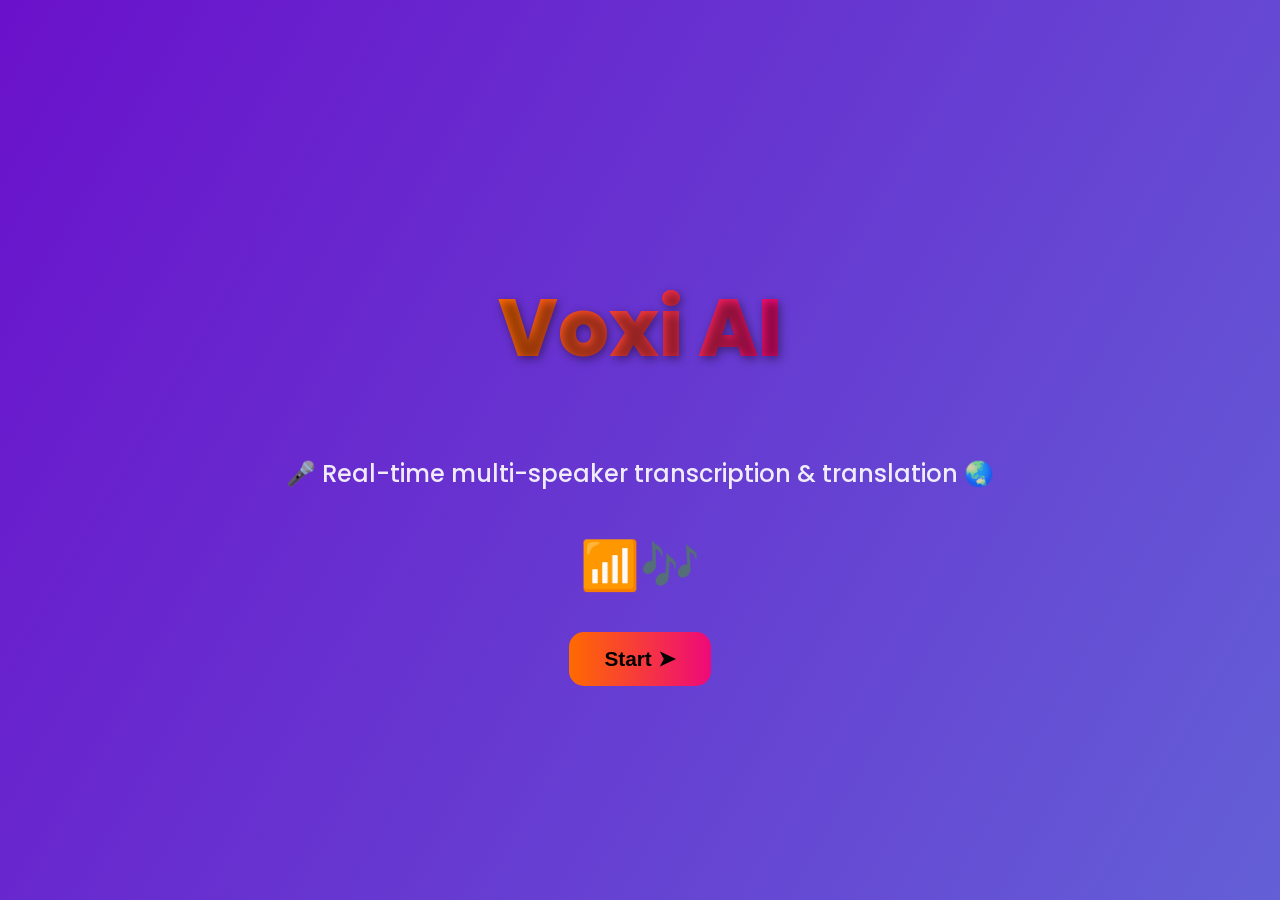
<file: index.html>
<!DOCTYPE html>
<html lang="en">
<head>
<meta charset="UTF-8">
<meta name="viewport" content="width=device-width, initial-scale=1.0">
<title>Voxi AI</title>
<link href="https://fonts.googleapis.com/css2?family=Poppins:wght@400;600;700&display=swap" rel="stylesheet">
<style>
body {
    margin: 0;
    font-family: 'Poppins', sans-serif;
    color: #fff;
    overflow-x: hidden;
    background: linear-gradient(120deg, #6a11cb, #5dade2, #9b59b6);
    background-size: 400% 400%;
    animation: gradientBG 20s ease infinite;
}
@keyframes gradientBG {0%{background-position:0% 50%;}50%{background-position:100% 50%;}100%{background-position:0% 50%;}}

.audio-shape {position: fixed; border-radius: 50%; opacity: 0.2; z-index: 0; box-shadow: 0 0 15px rgba(0,0,0,0.4);}
@keyframes floatBubble {0% {transform: translateY(0);}100% {transform: translateY(-120vh);}}

.hero {
    height: 100vh; display:flex; flex-direction:column; justify-content:center; align-items:center; text-align:center; position: relative; z-index:2; transition: opacity 0.5s, transform 0.5s;
}
.hero h1 {
    font-size:5rem; font-weight:800;
    background: linear-gradient(90deg,#ff6a00,#ee0979);
    -webkit-background-clip:text; -webkit-text-fill-color:transparent;
    text-shadow: 2px 3px 10px rgba(0,0,0,0.4);
}
.hero p {font-size:1.5rem; font-weight:500; margin-top:15px; opacity:0.9;}
.start-btn {margin-top:30px; padding:15px 35px; font-size:1.3rem; font-weight:600; border:none; border-radius:15px; background: linear-gradient(90deg,#ff6a00,#ee0979); cursor:pointer; transition: transform 0.2s, box-shadow 0.2s;}
.start-btn:hover {transform:scale(1.05); box-shadow: 0 5px 20px rgba(238,9,121,0.5);}
.wave-icon {font-size:3rem; margin-top:15px; animation: pulse 1.2s infinite;}
@keyframes pulse {0%{transform:scale(1);}50%{transform:scale(1.2);}100%{transform:scale(1);}}

.panels-container {display:none; flex-direction:column; align-items:center;}
.panel {background: rgba(255,255,255,0.05); backdrop-filter:blur(15px); border-radius:20px; padding:30px; width:90%; max-width:700px; margin:50px auto; box-shadow:0 10px 25px rgba(0,0,0,0.4); position:relative; z-index:2; transition: transform 0.5s, opacity 0.5s; opacity:0; transform: translateY(50px);}
.panel.show {opacity:1; transform:translateY(0);}
.panel:hover {transform: translateY(-5px); box-shadow:0 15px 35px rgba(0,0,0,0.5);}
.panel h2 {margin-bottom:15px;}

.buttons {display:flex; justify-content:center; gap:15px; margin-top:15px;}
button {background: linear-gradient(90deg,#ff6a00,#ee0979); border:none; padding:14px 28px; border-radius:12px; font-size:1.1rem; font-weight:600; cursor:pointer; transition: transform 0.2s, box-shadow 0.2s;}
button:hover {transform: scale(1.05); box-shadow: 0 5px 20px rgba(238,9,121,0.5);}

.status {margin-top:12px; font-size:0.95rem; opacity:0.85;}
#speakerList div {margin:8px 0; padding:12px; border-radius:12px; background:rgba(255,255,255,0.05); display:flex; align-items:center; gap:10px; transition: transform 0.2s, background 0.2s;}
#speakerList div:hover {transform:scale(1.03); background:rgba(255,105,180,0.2);}
.currentSpeaker {background:rgba(255,105,180,0.35);}
.micIcon {font-size:1.3rem;}
.languageTag {font-size:0.85rem; opacity:0.85; padding:2px 6px; border-radius:5px; background: rgba(255,255,255,0.15);}
.soundwave {display:flex; align-items:flex-end; gap:2px; height:30px; margin-left:10px;}
.soundwave div {width:4px; transition:height 0.1s ease; background:#ff69b4;}

textarea {width:100%; height:120px; border-radius:12px; border:none; padding:12px; font-size:1rem; resize:none; background: rgba(255,255,255,0.05); color:#fff;}
footer {text-align:center; padding:20px; opacity:0.7; font-size:0.9rem; margin-bottom:20px; z-index:2; position:relative;}
</style>
</head>
<body>

<script>
const bubbleCount=25;
for(let i=0;i<bubbleCount;i++){
    const bubble=document.createElement('div');
    bubble.className='audio-shape';
    const size=Math.random()*25+20;
    bubble.style.width=`${size}px`;
    bubble.style.height=`${size}px`;
    bubble.style.left=`${Math.random()*100}vw`;
    bubble.style.bottom=`${-50 - Math.random()*100}px`;
    bubble.style.background=`rgba(200,200,200,${Math.random()*0.25+0.2})`;
    bubble.style.animation=`floatBubble ${15 + Math.random()*10}s linear infinite`;
    document.body.appendChild(bubble);
}
</script>

<div class="hero" id="landingHero">
    <h1>Voxi AI</h1>
    <p>🎤 Real-time multi-speaker transcription & translation 🌏</p>
    <div class="wave-icon">📶🎶</div>
    <button class="start-btn" id="startBtn">Start ➤</button>
</div>

<div class="panels-container" id="mainPanels">
    <div class="panel" id="uploadPanel">
        <h2>Upload or Record Audio</h2>
        <div class="buttons">
            <input type="file" id="fileInput" accept="audio/*" style="display:none;">
            <button id="uploadBtn">Upload Audio</button>
            <button id="recordBtn">🎤 Record</button>
        </div>
        <div class="status" id="statusText">Waiting for audio...</div>
    </div>

    <div class="panel" id="speakerPanel">
        <h2>Speakers</h2>
        <div id="speakerList"></div>
    </div>

    <div class="panel" id="transcriptionPanel">
        <h2>Transcription</h2>
        <textarea id="transcription" readonly></textarea>
    </div>

    <div class="panel" id="translationPanel">
        <h2>Translation</h2>
        <textarea id="translation" readonly></textarea>
    </div>
    <footer>Made with ❤️ Voxi AI</footer>
</div>

<script>
const startBtn=document.getElementById("startBtn");
const landingHero=document.getElementById("landingHero");
const mainPanels=document.getElementById("mainPanels");
startBtn.addEventListener("click",()=>{
    landingHero.style.opacity=0;
    landingHero.style.transform="translateY(-50px)";
    setTimeout(()=>{
        landingHero.style.display="none";
        mainPanels.style.display="flex";
        const panels=document.querySelectorAll(".panel");
        panels.forEach((p,i)=>setTimeout(()=>p.classList.add("show"), i*400));
        simulateProcessing();
    },500);
});

const fileInput=document.getElementById("fileInput");
const uploadBtn=document.getElementById("uploadBtn");
const recordBtn=document.getElementById("recordBtn");
const statusText=document.getElementById("statusText");
const speakerListDiv=document.getElementById("speakerList");
const transcriptionArea=document.getElementById("transcription");
const translationArea=document.getElementById("translation");
let soundwaveInterval;
const speakerColors={"Speaker 1":"#ff6a00","Speaker 2":"#00ffcc","Speaker 3":"#ffdf00"};

function highlightSpeaker(speakerId,lang){
    clearInterval(soundwaveInterval);
    Array.from(speakerListDiv.children).forEach(div=>{
        const isCurrent=div.dataset.speaker===speakerId;
        div.classList.toggle("currentSpeaker",isCurrent);
        if(isCurrent){
            const color=speakerColors[speakerId]||"#ff6a00";
            div.innerHTML=`<span class="micIcon" style="color:${color}">🎤</span> ${speakerId} <span class="languageTag">${lang}</span> <div class="soundwave"></div>`;
            const waveContainer=div.querySelector('.soundwave');
            for(let i=0;i<6;i++){const bar=document.createElement('div'); bar.style.background=color; waveContainer.appendChild(bar);}
            const bars=waveContainer.querySelectorAll('div');
            soundwaveInterval=setInterval(()=>{bars.forEach(bar=>bar.style.height=`${Math.random()*30+5}px`);},120);
        } else div.textContent=div.dataset.speaker;
    });
}

async function simulateProcessing(file=null){
    transcriptionArea.value=""; translationArea.value=""; speakerListDiv.innerHTML="";
    statusText.textContent="Processing audio...";
    const segments=[
        {speaker_id:"Speaker 1",text_original:"नमस्ते, आप कैसे हैं?",text_english:"Hello, how are you?",lang:"HI"},
        {speaker_id:"Speaker 2",text_original:"¡Hola! ¿Cómo estás?",text_english:"Hi! How are you?",lang:"ES"},
        {speaker_id:"Speaker 3",text_original:"Bonjour, ça va?",text_english:"Hello, how is it going?",lang:"FR"}
    ];
    segments.forEach(seg=>{
        if(!Array.from(speakerListDiv.children).some(div=>div.dataset.speaker===seg.speaker_id)){
            const div=document.createElement("div");
            div.dataset.speaker=seg.speaker_id;
            div.textContent=seg.speaker_id;
            speakerListDiv.appendChild(div);
        }
    });
    for(const seg of segments){
        highlightSpeaker(seg.speaker_id,seg.lang);
        transcriptionArea.value+=`${seg.speaker_id} (${seg.lang}): ${seg.text_original}\n`;
        translationArea.value+=`${seg.speaker_id}: ${seg.text_english}\n`;
        await new Promise(r=>setTimeout(r,1200));
    }
    clearInterval(soundwaveInterval);
    statusText.textContent="Audio processing complete!";
}

uploadBtn.addEventListener("click",()=>fileInput.click());
fileInput.addEventListener("change",()=>{if(fileInput.files.length>0) simulateProcessing(fileInput.files[0]);});
recordBtn.addEventListener("click",async ()=>{
    const stream=await navigator.mediaDevices.getUserMedia({audio:true});
    const mediaRecorder=new MediaRecorder(stream); let chunks=[];
    mediaRecorder.ondataavailable=e=>chunks.push(e.data);
    mediaRecorder.start();
    statusText.textContent="🎙️ Recording..."; recordBtn.textContent="⏹ Stop";
    recordBtn.onclick=()=>mediaRecorder.stop();
    mediaRecorder.onstop=async ()=>{
        const blob=new Blob(chunks,{type:"audio/wav"});
        simulateProcessing(blob);
        recordBtn.textContent="🎤 Record";
    };
});
</script>

</body>
</html>
</file>
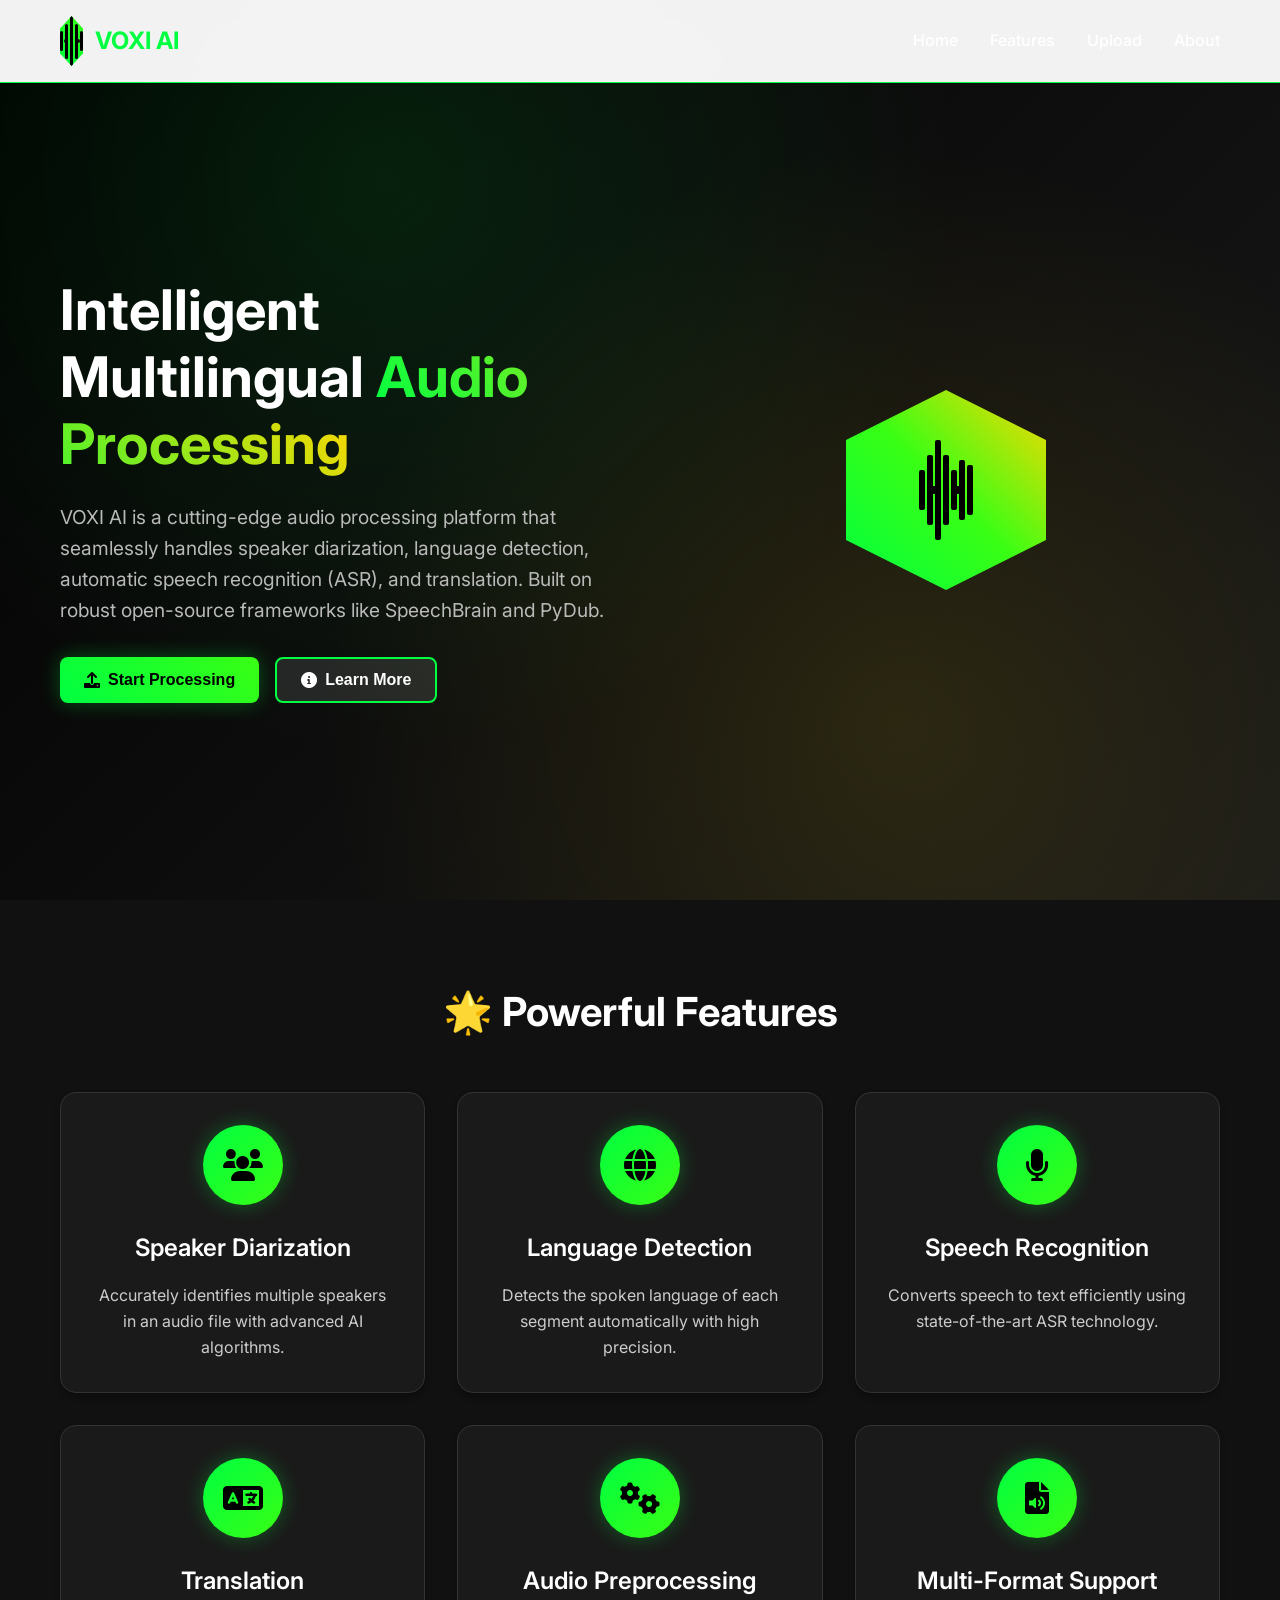
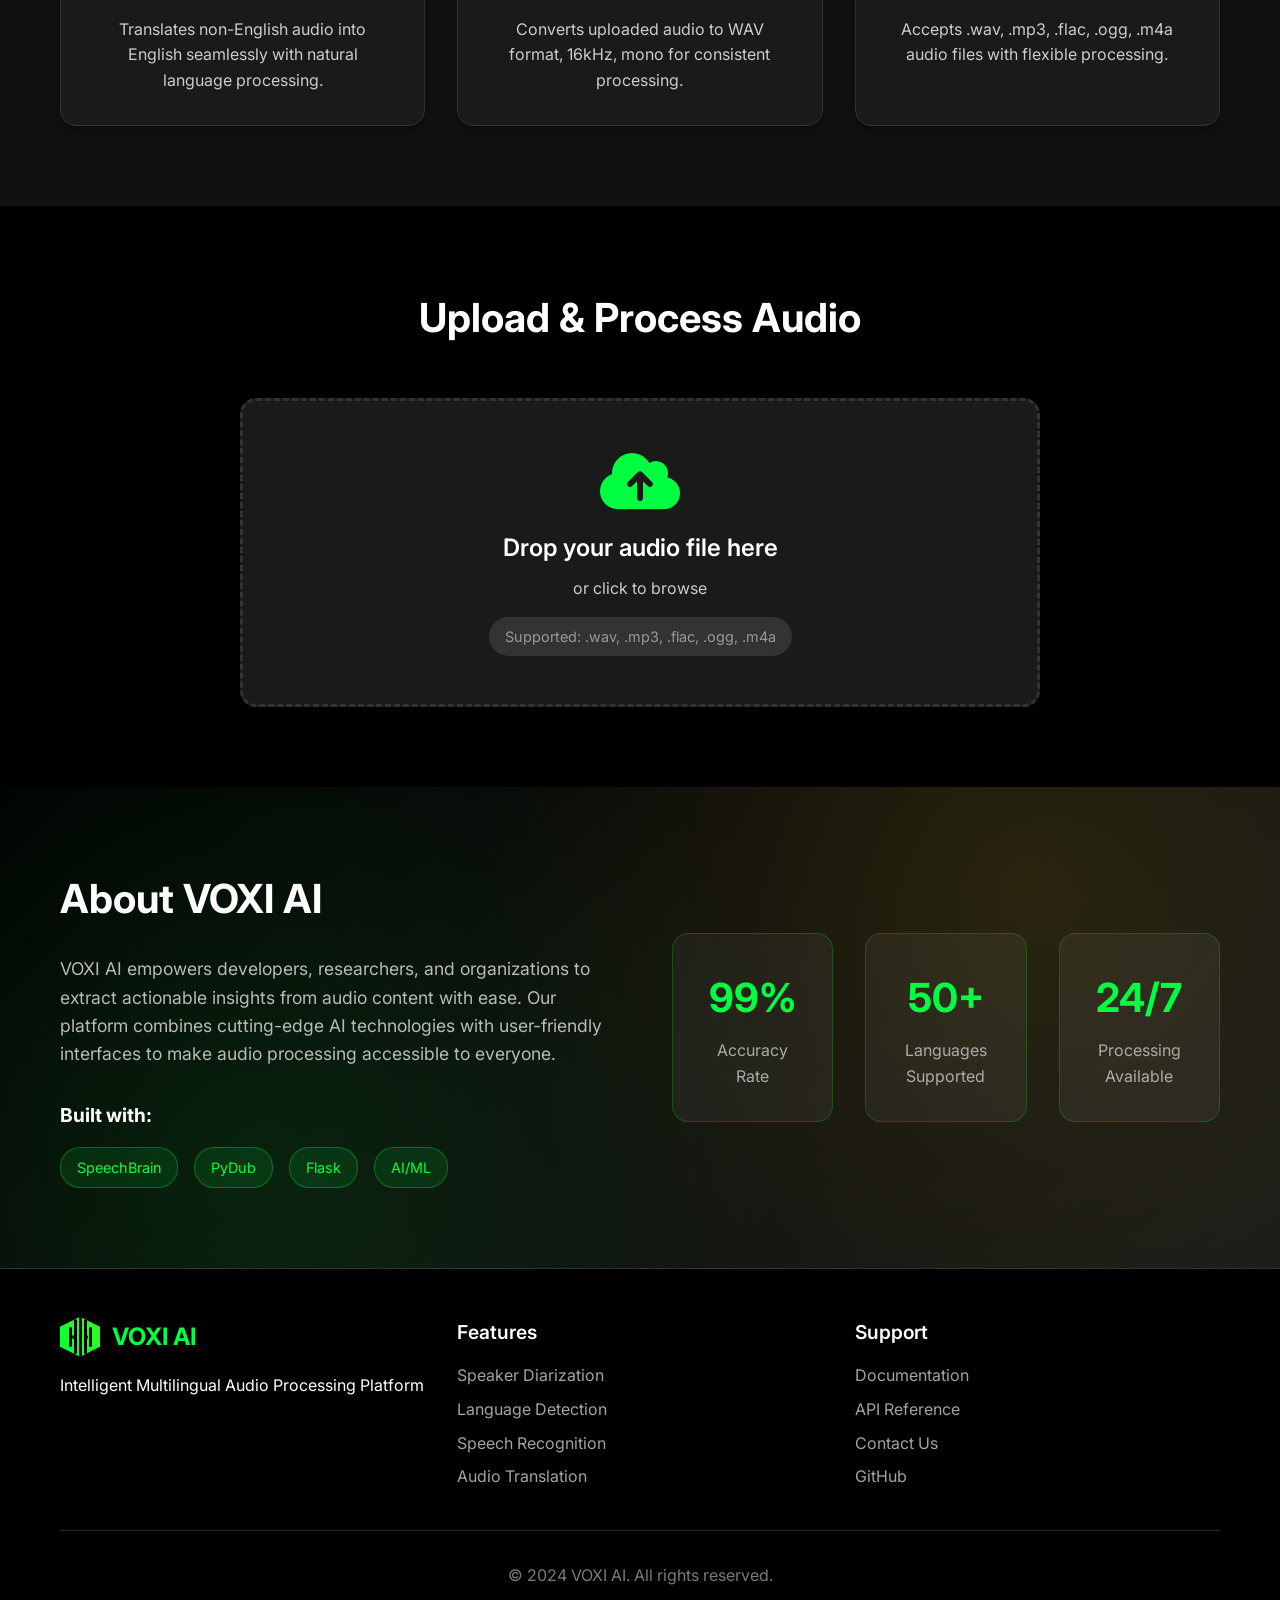
<file: VOXI AI/index.html>
<!DOCTYPE html>
<html lang="en">
<head>
    <meta charset="UTF-8">
    <meta name="viewport" content="width=device-width, initial-scale=1.0">
    <title>VOXI AI - Intelligent Multilingual Audio Processing</title>
    <link rel="stylesheet" href="styles.css">
    <link href="https://cdnjs.cloudflare.com/ajax/libs/font-awesome/6.0.0/css/all.min.css" rel="stylesheet">
    <link href="https://fonts.googleapis.com/css2?family=Inter:wght@300;400;500;600;700&display=swap" rel="stylesheet">
</head>
<body>
    <!-- Navigation -->
    <nav class="navbar">
        <div class="nav-container">
            <div class="nav-logo">
                <div class="logo-icon">
                    <div class="logo-diamond">
                        <div class="waveform-bars">
                            <div class="wave-bar"></div>
                            <div class="wave-bar"></div>
                            <div class="wave-bar"></div>
                            <div class="wave-bar"></div>
                            <div class="wave-bar"></div>
                        </div>
                        <div class="logo-dots">
                            <div class="dot"></div>
                            <div class="dot"></div>
                        </div>
                    </div>
                </div>
                <span>VOXI AI</span>
            </div>
            <ul class="nav-menu">
                <li><a href="#home">Home</a></li>
                <li><a href="#features">Features</a></li>
                <li><a href="#upload">Upload</a></li>
                <li><a href="#about">About</a></li>
            </ul>
            <div class="hamburger">
                <span></span>
                <span></span>
                <span></span>
            </div>
        </div>
    </nav>

    <!-- Hero Section -->
    <section id="home" class="hero">
        <div class="hero-container">
            <div class="hero-content">
                <h1 class="hero-title">
                    Intelligent Multilingual 
                    <span class="gradient-text">Audio Processing</span>
                </h1>
                <p class="hero-description">
                    VOXI AI is a cutting-edge audio processing platform that seamlessly handles speaker diarization, 
                    language detection, automatic speech recognition (ASR), and translation. Built on robust open-source 
                    frameworks like SpeechBrain and PyDub.
                </p>
                <div class="hero-buttons">
                    <button class="btn btn-primary" onclick="scrollToSection('upload')">
                        <i class="fas fa-upload"></i>
                        Start Processing
                    </button>
                    <button class="btn btn-secondary" onclick="scrollToSection('features')">
                        <i class="fas fa-info-circle"></i>
                        Learn More
                    </button>
                </div>
            </div>
            <div class="hero-visual">
                <div class="hero-logo">
                    <div class="logo-diamond large">
                        <div class="waveform-bars">
                            <div class="wave-bar"></div>
                            <div class="wave-bar"></div>
                            <div class="wave-bar"></div>
                            <div class="wave-bar"></div>
                            <div class="wave-bar"></div>
                            <div class="wave-bar"></div>
                            <div class="wave-bar"></div>
                        </div>
                        <div class="logo-dots">
                            <div class="dot"></div>
                            <div class="dot"></div>
                        </div>
                    </div>
                </div>
            </div>
        </div>
    </section>

    <!-- Features Section -->
    <section id="features" class="features">
        <div class="container">
            <h2 class="section-title">🌟 Powerful Features</h2>
            <div class="features-grid">
                <div class="feature-card">
                    <div class="feature-icon">
                        <i class="fas fa-users"></i>
                    </div>
                    <h3>Speaker Diarization</h3>
                    <p>Accurately identifies multiple speakers in an audio file with advanced AI algorithms.</p>
                </div>
                <div class="feature-card">
                    <div class="feature-icon">
                        <i class="fas fa-globe"></i>
                    </div>
                    <h3>Language Detection</h3>
                    <p>Detects the spoken language of each segment automatically with high precision.</p>
                </div>
                <div class="feature-card">
                    <div class="feature-icon">
                        <i class="fas fa-microphone"></i>
                    </div>
                    <h3>Speech Recognition</h3>
                    <p>Converts speech to text efficiently using state-of-the-art ASR technology.</p>
                </div>
                <div class="feature-card">
                    <div class="feature-icon">
                        <i class="fas fa-language"></i>
                    </div>
                    <h3>Translation</h3>
                    <p>Translates non-English audio into English seamlessly with natural language processing.</p>
                </div>
                <div class="feature-card">
                    <div class="feature-icon">
                        <i class="fas fa-cogs"></i>
                    </div>
                    <h3>Audio Preprocessing</h3>
                    <p>Converts uploaded audio to WAV format, 16kHz, mono for consistent processing.</p>
                </div>
                <div class="feature-card">
                    <div class="feature-icon">
                        <i class="fas fa-file-audio"></i>
                    </div>
                    <h3>Multi-Format Support</h3>
                    <p>Accepts .wav, .mp3, .flac, .ogg, .m4a audio files with flexible processing.</p>
                </div>
            </div>
        </div>
    </section>

    <!-- Upload Section -->
    <section id="upload" class="upload">
        <div class="container">
            <h2 class="section-title">Upload & Process Audio</h2>
            <div class="upload-container">
                <div class="upload-area" id="uploadArea">
                    <div class="upload-content">
                        <i class="fas fa-cloud-upload-alt"></i>
                        <h3>Drop your audio file here</h3>
                        <p>or click to browse</p>
                        <span class="file-types">Supported: .wav, .mp3, .flac, .ogg, .m4a</span>
                    </div>
                    <input type="file" id="audioFile" accept=".wav,.mp3,.flac,.ogg,.m4a" hidden>
                </div>
                
                <div class="file-info" id="fileInfo" style="display: none;">
                    <div class="file-details">
                        <i class="fas fa-music"></i>
                        <div class="file-text">
                            <h4 id="fileName"></h4>
                            <p id="fileSize"></p>
                        </div>
                        <button class="btn-remove" onclick="removeFile()">
                            <i class="fas fa-times"></i>
                        </button>
                    </div>
                    <div class="processing-options">
                        <h4>Processing Options</h4>
                        <div class="options-grid">
                            <label class="option-item">
                                <input type="checkbox" id="speakerDiarization" checked>
                                <span class="checkmark"></span>
                                Speaker Diarization
                            </label>
                            <label class="option-item">
                                <input type="checkbox" id="languageDetection" checked>
                                <span class="checkmark"></span>
                                Language Detection
                            </label>
                            <label class="option-item">
                                <input type="checkbox" id="speechRecognition" checked>
                                <span class="checkmark"></span>
                                Speech Recognition
                            </label>
                            <label class="option-item">
                                <input type="checkbox" id="translation">
                                <span class="checkmark"></span>
                                Translation to English
                            </label>
                        </div>
                        <button class="btn btn-primary btn-process" onclick="processAudio()">
                            <i class="fas fa-play"></i>
                            Process Audio
                        </button>
                    </div>
                </div>

                <div class="processing-status" id="processingStatus" style="display: none;">
                    <div class="status-content">
                        <div class="spinner"></div>
                        <h3>Processing your audio...</h3>
                        <p id="statusMessage">Initializing processing pipeline</p>
                        <div class="progress-bar">
                            <div class="progress-fill" id="progressFill"></div>
                        </div>
                    </div>
                </div>

                <div class="results" id="results" style="display: none;">
                    <h3>Processing Results</h3>
                    <div class="results-tabs">
                        <button class="tab-btn active" onclick="showTab('transcript')">Transcript</button>
                        <button class="tab-btn" onclick="showTab('speakers')">Speakers</button>
                        <button class="tab-btn" onclick="showTab('languages')">Languages</button>
                        <button class="tab-btn" onclick="showTab('translation')">Translation</button>
                    </div>
                    
                    <div class="tab-content">
                        <div id="transcript" class="tab-pane active">
                            <div class="transcript-content" id="transcriptContent"></div>
                        </div>
                        <div id="speakers" class="tab-pane">
                            <div class="speakers-content" id="speakersContent"></div>
                        </div>
                        <div id="languages" class="tab-pane">
                            <div class="languages-content" id="languagesContent"></div>
                        </div>
                        <div id="translation" class="tab-pane">
                            <div class="translation-content" id="translationContent"></div>
                        </div>
                    </div>
                    
                    <div class="results-actions">
                        <button class="btn btn-secondary" onclick="downloadResults()">
                            <i class="fas fa-download"></i>
                            Download Results
                        </button>
                        <button class="btn btn-primary" onclick="resetUpload()">
                            <i class="fas fa-plus"></i>
                            Process Another File
                        </button>
                    </div>
                </div>
            </div>
        </div>
    </section>

    <!-- About Section -->
    <section id="about" class="about">
        <div class="container">
            <div class="about-content">
                <div class="about-text">
                    <h2>About VOXI AI</h2>
                    <p>
                        VOXI AI empowers developers, researchers, and organizations to extract actionable insights 
                        from audio content with ease. Our platform combines cutting-edge AI technologies with 
                        user-friendly interfaces to make audio processing accessible to everyone.
                    </p>
                    <div class="tech-stack">
                        <h3>Built with:</h3>
                        <div class="tech-items">
                            <span class="tech-item">SpeechBrain</span>
                            <span class="tech-item">PyDub</span>
                            <span class="tech-item">Flask</span>
                            <span class="tech-item">AI/ML</span>
                        </div>
                    </div>
                </div>
                <div class="about-stats">
                    <div class="stat-item">
                        <h3>99%</h3>
                        <p>Accuracy Rate</p>
                    </div>
                    <div class="stat-item">
                        <h3>50+</h3>
                        <p>Languages Supported</p>
                    </div>
                    <div class="stat-item">
                        <h3>24/7</h3>
                        <p>Processing Available</p>
                    </div>
                </div>
            </div>
        </div>
    </section>

    <!-- Footer -->
    <footer class="footer">
        <div class="container">
            <div class="footer-content">
                <div class="footer-section">
                    <div class="footer-logo">
                        <div class="logo-icon small">
                            <div class="logo-diamond">
                                <div class="waveform-bars">
                                    <div class="wave-bar"></div>
                                    <div class="wave-bar"></div>
                                    <div class="wave-bar"></div>
                                    <div class="wave-bar"></div>
                                    <div class="wave-bar"></div>
                                </div>
                                <div class="logo-dots">
                                    <div class="dot"></div>
                                    <div class="dot"></div>
                                </div>
                            </div>
                        </div>
                        <span>VOXI AI</span>
                    </div>
                    <p>Intelligent Multilingual Audio Processing Platform</p>
                </div>
                <div class="footer-section">
                    <h4>Features</h4>
                    <ul>
                        <li>Speaker Diarization</li>
                        <li>Language Detection</li>
                        <li>Speech Recognition</li>
                        <li>Audio Translation</li>
                    </ul>
                </div>
                <div class="footer-section">
                    <h4>Support</h4>
                    <ul>
                        <li>Documentation</li>
                        <li>API Reference</li>
                        <li>Contact Us</li>
                        <li>GitHub</li>
                    </ul>
                </div>
            </div>
            <div class="footer-bottom">
                <p>&copy; 2024 VOXI AI. All rights reserved.</p>
            </div>
        </div>
    </footer>

    <script src="script.js"></script>
</body>
</html>
</file>
<file: VOXI AI/styles.css>
/* Reset and Base Styles */
* {
    margin: 0;
    padding: 0;
    box-sizing: border-box;
}

body {
    font-family: 'Inter', sans-serif;
    line-height: 1.6;
    color: #ffffff;
    overflow-x: hidden;
    background: #000000;
}

.container {
    max-width: 1200px;
    margin: 0 auto;
    padding: 0 20px;
}

/* Logo Styles */
.logo-icon {
    display: flex;
    align-items: center;
    justify-content: center;
}

.logo-icon.small {
    width: 40px;
    height: 40px;
}

.logo-diamond {
    position: relative;
    width: 100%;
    height: 100%;
    background: linear-gradient(45deg, #00ff41, #39ff14);
    clip-path: polygon(50% 0%, 100% 25%, 100% 75%, 50% 100%, 0% 75%, 0% 25%);
    display: flex;
    align-items: center;
    justify-content: center;
    box-shadow: 0 0 20px rgba(0, 255, 65, 0.3);
}

.logo-diamond.large {
    width: 200px;
    height: 200px;
    background: linear-gradient(45deg, #00ff41, #39ff14, #ffd700);
    box-shadow: 0 0 40px rgba(0, 255, 65, 0.5);
}

.waveform-bars {
    display: flex;
    align-items: center;
    gap: 2px;
    height: 60%;
}

.waveform-bars .wave-bar {
    width: 3px;
    background: #000000;
    border-radius: 2px;
    animation: wave 1.5s ease-in-out infinite;
}

.logo-diamond.large .waveform-bars .wave-bar {
    width: 6px;
    gap: 3px;
}

.wave-bar:nth-child(1) { animation-delay: 0s; height: 20px; }
.wave-bar:nth-child(2) { animation-delay: 0.1s; height: 35px; }
.wave-bar:nth-child(3) { animation-delay: 0.2s; height: 50px; }
.wave-bar:nth-child(4) { animation-delay: 0.3s; height: 35px; }
.wave-bar:nth-child(5) { animation-delay: 0.4s; height: 20px; }
.wave-bar:nth-child(6) { animation-delay: 0.5s; height: 30px; }
.wave-bar:nth-child(7) { animation-delay: 0.6s; height: 25px; }

.logo-diamond.large .wave-bar:nth-child(1) { height: 40px; }
.logo-diamond.large .wave-bar:nth-child(2) { height: 70px; }
.logo-diamond.large .wave-bar:nth-child(3) { height: 100px; }
.logo-diamond.large .wave-bar:nth-child(4) { height: 70px; }
.logo-diamond.large .wave-bar:nth-child(5) { height: 40px; }
.logo-diamond.large .wave-bar:nth-child(6) { height: 60px; }
.logo-diamond.large .wave-bar:nth-child(7) { height: 50px; }

.logo-dots {
    position: absolute;
    top: 50%;
    left: 50%;
    transform: translate(-50%, -50%);
    display: flex;
    gap: 8px;
}

.logo-diamond.large .logo-dots {
    gap: 16px;
}

.dot {
    width: 4px;
    height: 4px;
    background: #000000;
    border-radius: 50%;
}

.logo-diamond.large .dot {
    width: 8px;
    height: 8px;
}

@keyframes wave {
    0%, 100% { transform: scaleY(1); }
    50% { transform: scaleY(0.7); }
}

/* Navigation */
.navbar {
    position: fixed;
    top: 0;
    width: 100%;
    background: rgba(0, 0, 0, 0.95);
    backdrop-filter: blur(10px);
    z-index: 1000;
    padding: 1rem 0;
    transition: all 0.3s ease;
    border-bottom: 1px solid #00ff41;
}

.nav-container {
    max-width: 1200px;
    margin: 0 auto;
    padding: 0 20px;
    display: flex;
    justify-content: space-between;
    align-items: center;
}

.nav-logo {
    display: flex;
    align-items: center;
    font-size: 1.5rem;
    font-weight: 700;
    color: #00ff41;
    gap: 0.75rem;
}

.nav-menu {
    display: flex;
    list-style: none;
    gap: 2rem;
}

.nav-menu a {
    text-decoration: none;
    color: #ffffff;
    font-weight: 500;
    transition: color 0.3s ease;
}

.nav-menu a:hover {
    color: #00ff41;
}

.hamburger {
    display: none;
    flex-direction: column;
    cursor: pointer;
}

.hamburger span {
    width: 25px;
    height: 3px;
    background: #00ff41;
    margin: 3px 0;
    transition: 0.3s;
}

/* Hero Section */
.hero {
    min-height: 100vh;
    display: flex;
    align-items: center;
    background: linear-gradient(135deg, #000000 0%, #1a1a1a 100%);
    color: white;
    padding-top: 80px;
    position: relative;
}

.hero::before {
    content: '';
    position: absolute;
    top: 0;
    left: 0;
    right: 0;
    bottom: 0;
    background: radial-gradient(circle at 30% 20%, rgba(0, 255, 65, 0.1) 0%, transparent 50%),
                radial-gradient(circle at 70% 80%, rgba(255, 215, 0, 0.1) 0%, transparent 50%);
    pointer-events: none;
}

.hero-container {
    max-width: 1200px;
    margin: 0 auto;
    padding: 0 20px;
    display: grid;
    grid-template-columns: 1fr 1fr;
    gap: 4rem;
    align-items: center;
    position: relative;
    z-index: 1;
}

.hero-title {
    font-size: 3.5rem;
    font-weight: 700;
    line-height: 1.2;
    margin-bottom: 1.5rem;
}

.gradient-text {
    background: linear-gradient(45deg, #00ff41, #ffd700);
    -webkit-background-clip: text;
    -webkit-text-fill-color: transparent;
    background-clip: text;
}

.hero-description {
    font-size: 1.2rem;
    margin-bottom: 2rem;
    opacity: 0.9;
    color: #cccccc;
}

.hero-buttons {
    display: flex;
    gap: 1rem;
    flex-wrap: wrap;
}

.btn {
    padding: 12px 24px;
    border: none;
    border-radius: 8px;
    font-size: 1rem;
    font-weight: 600;
    cursor: pointer;
    transition: all 0.3s ease;
    display: inline-flex;
    align-items: center;
    gap: 0.5rem;
    text-decoration: none;
}

.btn-primary {
    background: linear-gradient(45deg, #00ff41, #39ff14);
    color: #000000;
    box-shadow: 0 0 20px rgba(0, 255, 65, 0.3);
}

.btn-primary:hover {
    transform: translateY(-2px);
    box-shadow: 0 10px 25px rgba(0, 255, 65, 0.4);
}

.btn-secondary {
    background: rgba(255, 255, 255, 0.1);
    color: white;
    border: 2px solid #00ff41;
}

.btn-secondary:hover {
    background: rgba(0, 255, 65, 0.1);
    transform: translateY(-2px);
    box-shadow: 0 10px 25px rgba(0, 255, 65, 0.2);
}

.hero-visual {
    display: flex;
    justify-content: center;
    align-items: center;
}

.hero-logo {
    display: flex;
    justify-content: center;
    align-items: center;
}

/* Features Section */
.features {
    padding: 5rem 0;
    background: #111111;
}

.section-title {
    text-align: center;
    font-size: 2.5rem;
    font-weight: 700;
    margin-bottom: 3rem;
    color: #ffffff;
}

.features-grid {
    display: grid;
    grid-template-columns: repeat(auto-fit, minmax(300px, 1fr));
    gap: 2rem;
}

.feature-card {
    background: #1a1a1a;
    padding: 2rem;
    border-radius: 16px;
    box-shadow: 0 4px 6px rgba(0, 0, 0, 0.3);
    transition: all 0.3s ease;
    text-align: center;
    border: 1px solid #333333;
}

.feature-card:hover {
    transform: translateY(-5px);
    box-shadow: 0 20px 40px rgba(0, 255, 65, 0.1);
    border-color: #00ff41;
}

.feature-icon {
    width: 80px;
    height: 80px;
    background: linear-gradient(135deg, #00ff41, #39ff14);
    border-radius: 50%;
    display: flex;
    align-items: center;
    justify-content: center;
    margin: 0 auto 1.5rem;
    box-shadow: 0 0 20px rgba(0, 255, 65, 0.3);
}

.feature-icon i {
    font-size: 2rem;
    color: #000000;
}

.feature-card h3 {
    font-size: 1.5rem;
    font-weight: 600;
    margin-bottom: 1rem;
    color: #ffffff;
}

.feature-card p {
    color: #cccccc;
    line-height: 1.6;
}

/* Upload Section */
.upload {
    padding: 5rem 0;
    background: #000000;
}

.upload-container {
    max-width: 800px;
    margin: 0 auto;
}

.upload-area {
    border: 3px dashed #333333;
    border-radius: 16px;
    padding: 3rem;
    text-align: center;
    cursor: pointer;
    transition: all 0.3s ease;
    background: #1a1a1a;
}

.upload-area:hover {
    border-color: #00ff41;
    background: #111111;
}

.upload-area.dragover {
    border-color: #00ff41;
    background: #0a0a0a;
    transform: scale(1.02);
    box-shadow: 0 0 30px rgba(0, 255, 65, 0.2);
}

.upload-content i {
    font-size: 4rem;
    color: #00ff41;
    margin-bottom: 1rem;
}

.upload-content h3 {
    font-size: 1.5rem;
    font-weight: 600;
    margin-bottom: 0.5rem;
    color: #ffffff;
}

.upload-content p {
    color: #cccccc;
    margin-bottom: 1rem;
}

.file-types {
    font-size: 0.9rem;
    color: #999999;
    background: #333333;
    padding: 0.5rem 1rem;
    border-radius: 20px;
    display: inline-block;
}

/* File Info */
.file-info {
    background: #1a1a1a;
    border-radius: 16px;
    padding: 2rem;
    box-shadow: 0 4px 6px rgba(0, 0, 0, 0.3);
    margin-top: 2rem;
    border: 1px solid #333333;
}

.file-details {
    display: flex;
    align-items: center;
    gap: 1rem;
    margin-bottom: 2rem;
    padding: 1rem;
    background: #111111;
    border-radius: 12px;
    border: 1px solid #333333;
}

.file-details i {
    font-size: 2rem;
    color: #00ff41;
}

.file-text h4 {
    font-weight: 600;
    color: #ffffff;
    margin-bottom: 0.25rem;
}

.file-text p {
    color: #cccccc;
    font-size: 0.9rem;
}

.btn-remove {
    background: #ff4444;
    color: white;
    border: none;
    border-radius: 50%;
    width: 40px;
    height: 40px;
    cursor: pointer;
    transition: all 0.3s ease;
}

.btn-remove:hover {
    background: #cc0000;
    transform: scale(1.1);
}

/* Processing Options */
.processing-options h4 {
    font-size: 1.2rem;
    font-weight: 600;
    margin-bottom: 1rem;
    color: #ffffff;
}

.options-grid {
    display: grid;
    grid-template-columns: repeat(auto-fit, minmax(200px, 1fr));
    gap: 1rem;
    margin-bottom: 2rem;
}

.option-item {
    display: flex;
    align-items: center;
    gap: 0.75rem;
    cursor: pointer;
    padding: 0.75rem;
    border-radius: 8px;
    transition: background 0.3s ease;
}

.option-item:hover {
    background: #111111;
}

.option-item input[type="checkbox"] {
    display: none;
}

.checkmark {
    width: 20px;
    height: 20px;
    border: 2px solid #333333;
    border-radius: 4px;
    position: relative;
    transition: all 0.3s ease;
}

.option-item input[type="checkbox"]:checked + .checkmark {
    background: #00ff41;
    border-color: #00ff41;
}

.option-item input[type="checkbox"]:checked + .checkmark::after {
    content: '✓';
    position: absolute;
    top: 50%;
    left: 50%;
    transform: translate(-50%, -50%);
    color: #000000;
    font-size: 12px;
    font-weight: bold;
}

.btn-process {
    width: 100%;
    padding: 1rem;
    font-size: 1.1rem;
}

/* Processing Status */
.processing-status {
    background: #1a1a1a;
    border-radius: 16px;
    padding: 3rem;
    text-align: center;
    box-shadow: 0 4px 6px rgba(0, 0, 0, 0.3);
    margin-top: 2rem;
    border: 1px solid #333333;
}

.spinner {
    width: 60px;
    height: 60px;
    border: 4px solid #333333;
    border-top: 4px solid #00ff41;
    border-radius: 50%;
    animation: spin 1s linear infinite;
    margin: 0 auto 1.5rem;
}

@keyframes spin {
    0% { transform: rotate(0deg); }
    100% { transform: rotate(360deg); }
}

.processing-status h3 {
    font-size: 1.5rem;
    font-weight: 600;
    margin-bottom: 0.5rem;
    color: #ffffff;
}

.processing-status p {
    color: #cccccc;
    margin-bottom: 2rem;
}

.progress-bar {
    width: 100%;
    height: 8px;
    background: #333333;
    border-radius: 4px;
    overflow: hidden;
}

.progress-fill {
    height: 100%;
    background: linear-gradient(45deg, #00ff41, #39ff14);
    border-radius: 4px;
    transition: width 0.3s ease;
    width: 0%;
}

/* Results */
.results {
    background: #1a1a1a;
    border-radius: 16px;
    padding: 2rem;
    box-shadow: 0 4px 6px rgba(0, 0, 0, 0.3);
    margin-top: 2rem;
    border: 1px solid #333333;
}

.results h3 {
    font-size: 1.5rem;
    font-weight: 600;
    margin-bottom: 1.5rem;
    color: #ffffff;
}

.results-tabs {
    display: flex;
    gap: 0.5rem;
    margin-bottom: 2rem;
    border-bottom: 2px solid #333333;
}

.tab-btn {
    padding: 0.75rem 1.5rem;
    background: none;
    border: none;
    cursor: pointer;
    font-weight: 500;
    color: #cccccc;
    border-bottom: 2px solid transparent;
    transition: all 0.3s ease;
}

.tab-btn.active {
    color: #00ff41;
    border-bottom-color: #00ff41;
}

.tab-btn:hover {
    color: #00ff41;
}

.tab-content {
    min-height: 300px;
}

.tab-pane {
    display: none;
}

.tab-pane.active {
    display: block;
}

.transcript-content, .speakers-content, .languages-content, .translation-content {
    background: #111111;
    padding: 1.5rem;
    border-radius: 12px;
    min-height: 200px;
    border: 1px solid #333333;
}

.results-actions {
    display: flex;
    gap: 1rem;
    margin-top: 2rem;
    justify-content: center;
}

/* About Section */
.about {
    padding: 5rem 0;
    background: linear-gradient(135deg, #000000 0%, #1a1a1a 100%);
    color: white;
    position: relative;
}

.about::before {
    content: '';
    position: absolute;
    top: 0;
    left: 0;
    right: 0;
    bottom: 0;
    background: radial-gradient(circle at 20% 80%, rgba(0, 255, 65, 0.1) 0%, transparent 50%),
                radial-gradient(circle at 80% 20%, rgba(255, 215, 0, 0.1) 0%, transparent 50%);
    pointer-events: none;
}

.about-content {
    display: grid;
    grid-template-columns: 1fr 1fr;
    gap: 4rem;
    align-items: center;
    position: relative;
    z-index: 1;
}

.about-text h2 {
    font-size: 2.5rem;
    font-weight: 700;
    margin-bottom: 1.5rem;
}

.about-text p {
    font-size: 1.1rem;
    margin-bottom: 2rem;
    opacity: 0.9;
    color: #cccccc;
}

.tech-stack h3 {
    font-size: 1.2rem;
    margin-bottom: 1rem;
}

.tech-items {
    display: flex;
    gap: 1rem;
    flex-wrap: wrap;
}

.tech-item {
    background: rgba(0, 255, 65, 0.1);
    padding: 0.5rem 1rem;
    border-radius: 20px;
    font-size: 0.9rem;
    border: 1px solid rgba(0, 255, 65, 0.3);
    color: #00ff41;
}

.about-stats {
    display: grid;
    grid-template-columns: repeat(3, 1fr);
    gap: 2rem;
}

.stat-item {
    text-align: center;
    padding: 2rem;
    background: rgba(255, 255, 255, 0.05);
    border-radius: 16px;
    border: 1px solid rgba(0, 255, 65, 0.2);
}

.stat-item h3 {
    font-size: 2.5rem;
    font-weight: 700;
    margin-bottom: 0.5rem;
    color: #00ff41;
}

.stat-item p {
    opacity: 0.8;
    color: #cccccc;
}

/* Footer */
.footer {
    background: #000000;
    color: white;
    padding: 3rem 0 1rem;
    border-top: 1px solid #333333;
}

.footer-content {
    display: grid;
    grid-template-columns: repeat(auto-fit, minmax(250px, 1fr));
    gap: 2rem;
    margin-bottom: 2rem;
}

.footer-logo {
    display: flex;
    align-items: center;
    font-size: 1.5rem;
    font-weight: 700;
    margin-bottom: 1rem;
    gap: 0.75rem;
    color: #00ff41;
}

.footer-section h4 {
    font-size: 1.2rem;
    font-weight: 600;
    margin-bottom: 1rem;
    color: #ffffff;
}

.footer-section ul {
    list-style: none;
}

.footer-section ul li {
    margin-bottom: 0.5rem;
    opacity: 0.8;
    cursor: pointer;
    transition: opacity 0.3s ease;
    color: #cccccc;
}

.footer-section ul li:hover {
    opacity: 1;
    color: #00ff41;
}

.footer-bottom {
    text-align: center;
    padding-top: 2rem;
    border-top: 1px solid #333333;
    opacity: 0.8;
    color: #999999;
}

/* Responsive Design */
@media (max-width: 768px) {
    .hamburger {
        display: flex;
    }
    
    .nav-menu {
        position: fixed;
        left: -100%;
        top: 70px;
        flex-direction: column;
        background-color: #000000;
        width: 100%;
        text-align: center;
        transition: 0.3s;
        box-shadow: 0 10px 27px rgba(0, 0, 0, 0.3);
        padding: 2rem 0;
        border-bottom: 1px solid #00ff41;
    }
    
    .nav-menu.active {
        left: 0;
    }
    
    .hero-container {
        grid-template-columns: 1fr;
        text-align: center;
        gap: 2rem;
    }
    
    .hero-title {
        font-size: 2.5rem;
    }
    
    .hero-buttons {
        justify-content: center;
    }
    
    .features-grid {
        grid-template-columns: 1fr;
    }
    
    .about-content {
        grid-template-columns: 1fr;
        text-align: center;
    }
    
    .about-stats {
        grid-template-columns: 1fr;
    }
    
    .upload-area {
        padding: 2rem 1rem;
    }
    
    .options-grid {
        grid-template-columns: 1fr;
    }
    
    .results-tabs {
        flex-wrap: wrap;
    }
    
    .results-actions {
        flex-direction: column;
    }
    
    .footer-content {
        grid-template-columns: 1fr;
        text-align: center;
    }
    
    .logo-diamond.large {
        width: 150px;
        height: 150px;
    }
}

@media (max-width: 480px) {
    .hero-title {
        font-size: 2rem;
    }
    
    .section-title {
        font-size: 2rem;
    }
    
    .btn {
        padding: 10px 20px;
        font-size: 0.9rem;
    }
    
    .upload-area {
        padding: 1.5rem 1rem;
    }
    
    .upload-content i {
        font-size: 3rem;
    }
    
    .upload-content h3 {
        font-size: 1.2rem;
    }
    
    .logo-diamond.large {
        width: 120px;
        height: 120px;
    }
}
</file>
